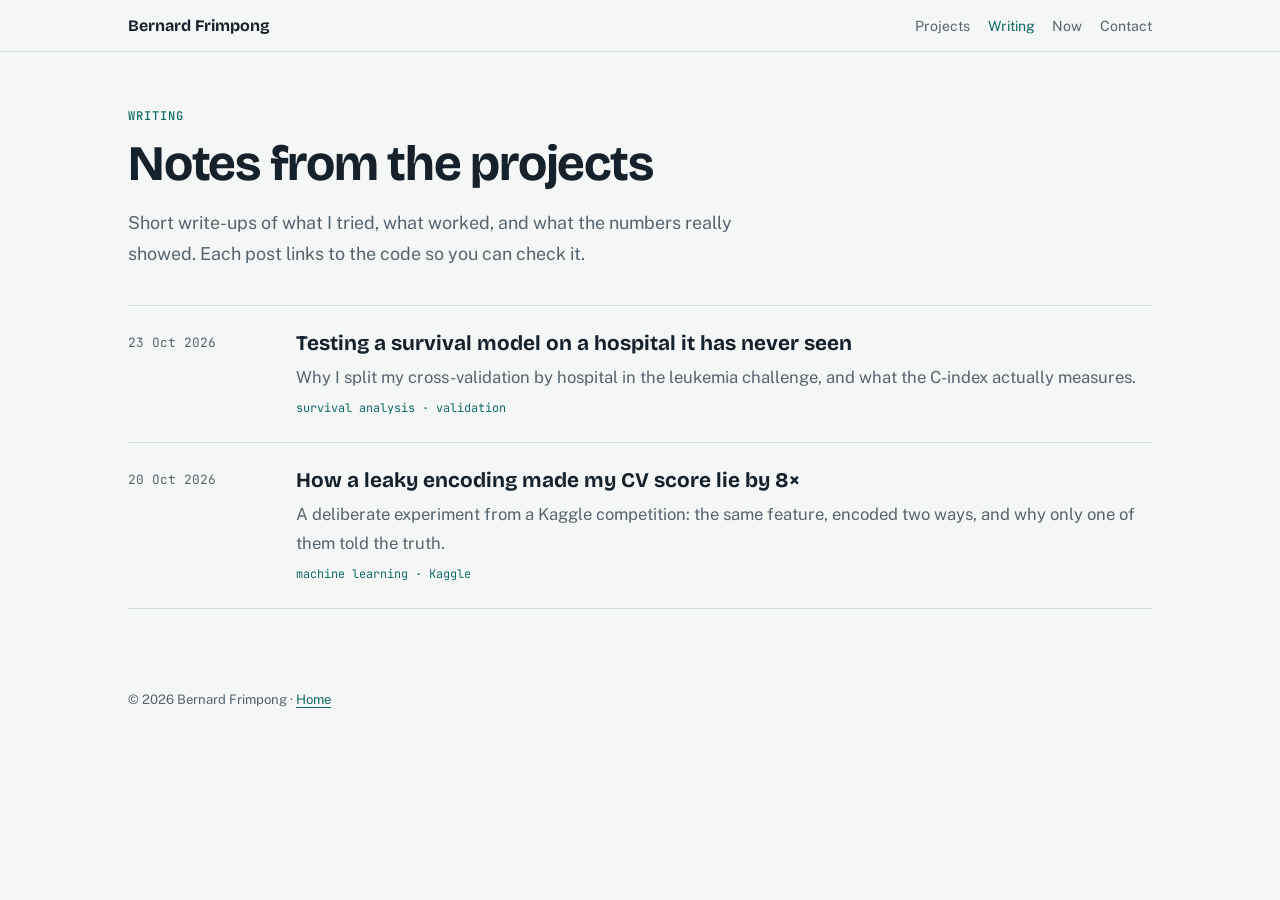
<file: blog/index.html>
<!doctype html>
<html lang="en">
<head>
<meta charset="utf-8">
<meta name="viewport" content="width=device-width, initial-scale=1, viewport-fit=cover">
<title>Writing · Bernard Frimpong</title>
<meta name="description" content="Notes by Bernard Frimpong on data analysis, model validation, survival analysis and disease forecasting.">
<link rel="stylesheet" href="https://fonts.googleapis.com/css2?family=Bricolage+Grotesque:opsz,wght@12..96,500;12..96,700&family=Public+Sans:ital,wght@0,400;0,600;1,400&family=JetBrains+Mono:wght@400;500&display=swap">
<link rel="stylesheet" href="blog.css">
</head>
<body>
<header class="top">
  <div class="wrap">
    <a class="brand" href="../index.html">Bernard Frimpong</a>
    <nav aria-label="Site"><ul>
      <li><a href="../index.html#projects">Projects</a></li>
      <li><a href="index.html" aria-current="page">Writing</a></li>
      <li><a href="../now.html">Now</a></li>
      <li><a href="../index.html#contact">Contact</a></li>
    </ul></nav>
  </div>
</header>

<main class="wrap">
  <div class="intro">
    <p class="eyebrow">Writing</p>
    <h1>Notes from the projects</h1>
    <p class="lede">Short write-ups of what I tried, what worked, and what the numbers really showed. Each post links to the code so you can check it.</p>
  </div>

  <!-- NEWEST POST GOES AT THE TOP. Copy one <li> ... </li> block to add a post. -->
  <ul class="post-list">
    <li>
      <time datetime="2026-10-23">23 Oct 2026</time>
      <div>
        <h2><a href="posts/validate-on-unseen-hospital.html">Testing a survival model on a hospital it has never seen</a></h2>
        <p>Why I split my cross-validation by hospital in the leukemia challenge, and what the C-index actually measures.</p>
        <span class="tag">survival analysis · validation</span>
      </div>
    </li>
    <li>
      <time datetime="2026-10-20">20 Oct 2026</time>
      <div>
        <h2><a href="posts/target-encoding-leakage.html">How a leaky encoding made my CV score lie by 8×</a></h2>
        <p>A deliberate experiment from a Kaggle competition: the same feature, encoded two ways, and why only one of them told the truth.</p>
        <span class="tag">machine learning · Kaggle</span>
      </div>
    </li>
  </ul>
</main>

<footer class="wrap">© 2026 Bernard Frimpong · <a href="../index.html">Home</a></footer>
</body>
</html>
</file>
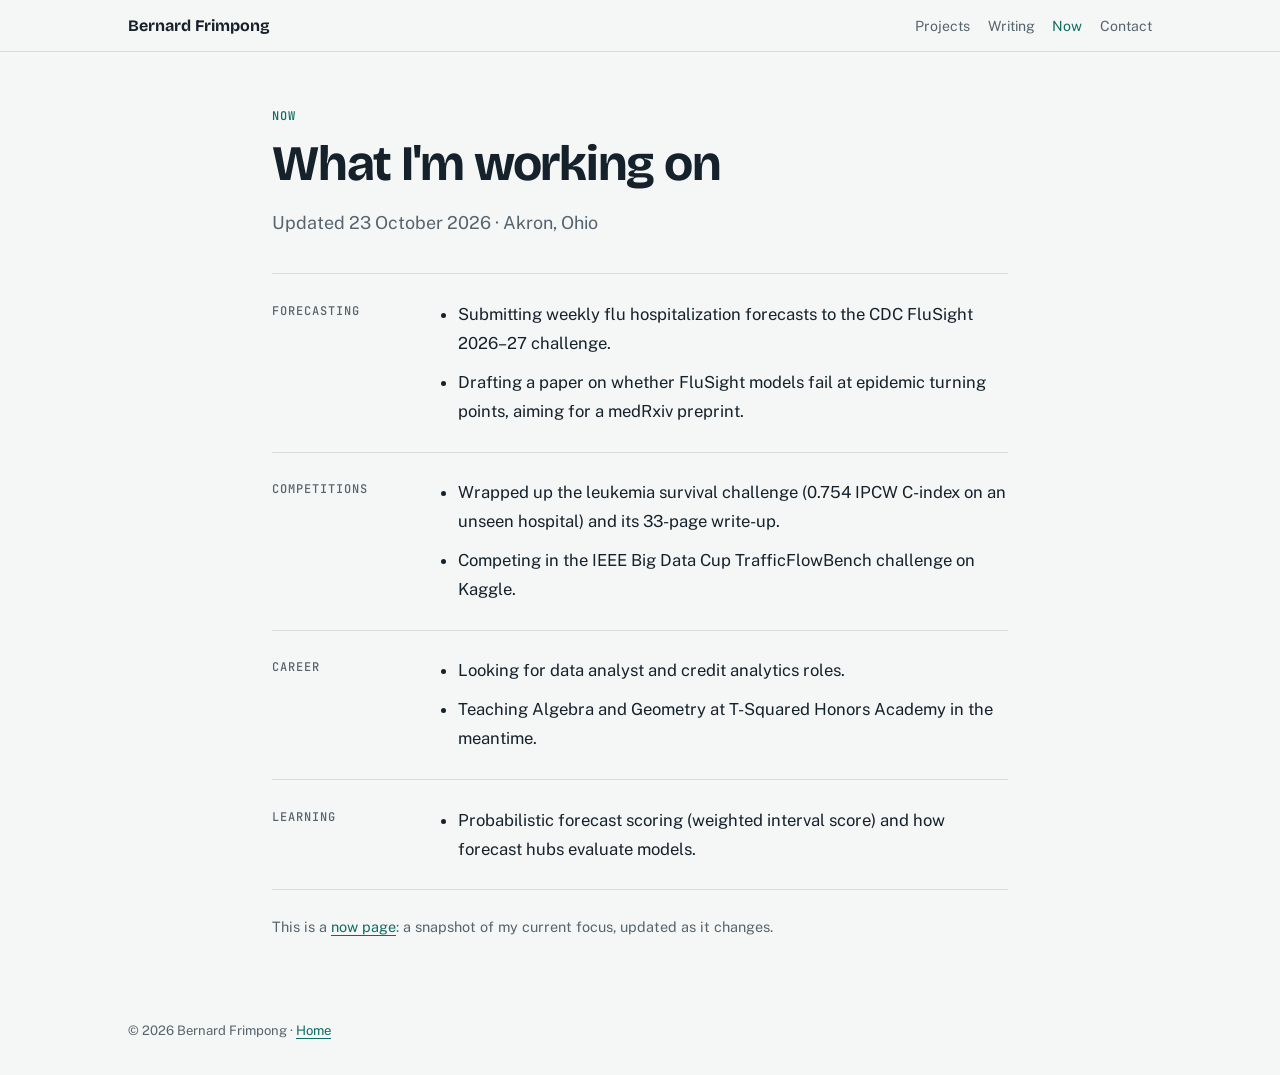
<file: now.html>
<!doctype html>
<!--
  NOW PAGE: update this whenever your focus changes (every week or two is plenty).
  1. Change the "Updated" date (both the datetime="" and the visible text).
  2. Edit the bullet points. Keep each to one or two lines.
  3. Update the one-line "Now" text in index.html to match the first item.
-->
<html lang="en">
<head>
<meta charset="utf-8">
<meta name="viewport" content="width=device-width, initial-scale=1, viewport-fit=cover">
<title>Now · Bernard Frimpong</title>
<meta name="description" content="What Bernard Frimpong is working on right now.">
<link rel="stylesheet" href="https://fonts.googleapis.com/css2?family=Bricolage+Grotesque:opsz,wght@12..96,500;12..96,700&family=Public+Sans:ital,wght@0,400;0,600;1,400&family=JetBrains+Mono:wght@400;500&display=swap">
<link rel="stylesheet" href="blog/blog.css">
<style>
  .now-group{border-top:1px solid var(--line);padding-block:1.6rem;display:grid;grid-template-columns:9rem minmax(0,1fr);gap:1.5rem}
  .now-group h2{font:500 .75rem/1.9 var(--mono);text-transform:uppercase;letter-spacing:.08em;color:var(--muted);margin:0}
  .now-group ul{margin:0;padding-left:1.1rem}
  .now-group li{margin:0 0 .6rem}
  .now-group li:last-child{margin-bottom:0}
  @media (max-width:640px){.now-group{grid-template-columns:1fr;gap:.4rem}}
</style>
</head>
<body>
<header class="top">
  <div class="wrap">
    <a class="brand" href="index.html">Bernard Frimpong</a>
    <nav aria-label="Site"><ul>
      <li><a href="index.html#projects">Projects</a></li>
      <li><a href="blog/index.html">Writing</a></li>
      <li><a href="now.html" aria-current="page">Now</a></li>
      <li><a href="index.html#contact">Contact</a></li>
    </ul></nav>
  </div>
</header>

<main class="wrap" style="max-width:48rem">
  <div class="intro">
    <p class="eyebrow">Now</p>
    <h1>What I'm working on</h1>
    <p class="lede">Updated <time datetime="2026-10-23">23 October 2026</time> · Akron, Ohio</p>
  </div>

  <section class="now-group">
    <h2>Forecasting</h2>
    <ul>
      <li>Submitting weekly flu hospitalization forecasts to the CDC FluSight 2026–27 challenge.</li>
      <li>Drafting a paper on whether FluSight models fail at epidemic turning points, aiming for a medRxiv preprint.</li>
    </ul>
  </section>

  <section class="now-group">
    <h2>Competitions</h2>
    <ul>
      <li>Wrapped up the leukemia survival challenge (0.754 IPCW C-index on an unseen hospital) and its 33-page write-up.</li>
      <li>Competing in the IEEE Big Data Cup TrafficFlowBench challenge on Kaggle.</li>
    </ul>
  </section>

  <section class="now-group">
    <h2>Career</h2>
    <ul>
      <li>Looking for data analyst and credit analytics roles.</li>
      <li>Teaching Algebra and Geometry at T-Squared Honors Academy in the meantime.</li>
    </ul>
  </section>

  <section class="now-group">
    <h2>Learning</h2>
    <ul>
      <li>Probabilistic forecast scoring (weighted interval score) and how forecast hubs evaluate models.</li>
    </ul>
  </section>

  <p style="color:var(--muted);font-size:.9rem;padding-block:1.5rem 3rem;border-top:1px solid var(--line);margin:0">This is a <a href="https://nownownow.com/about" target="_blank" rel="noopener">now page</a>: a snapshot of my current focus, updated as it changes.</p>
</main>

<footer class="wrap">© 2026 Bernard Frimpong · <a href="index.html">Home</a></footer>
</body>
</html>
</file>
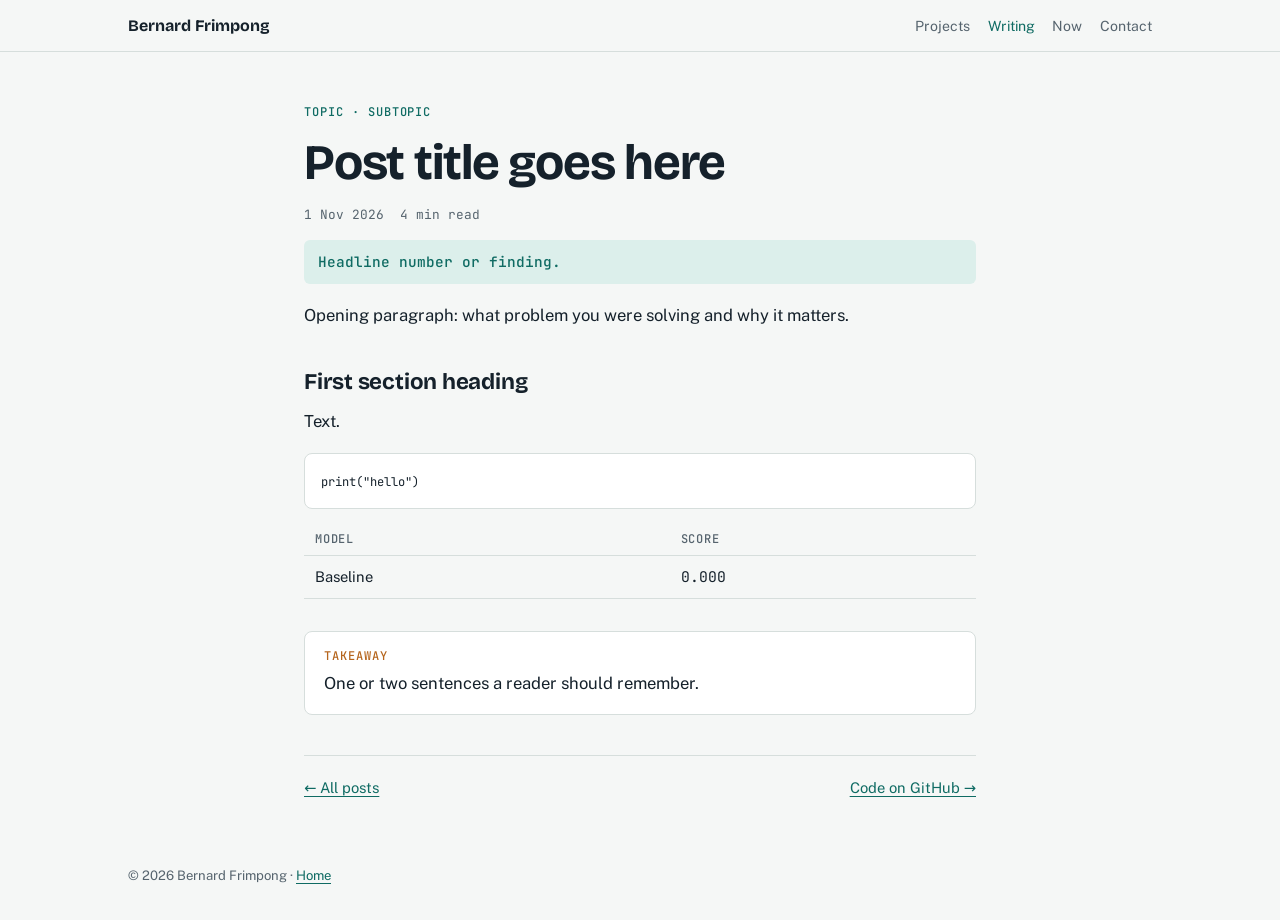
<file: blog/posts/_template.html>
<!doctype html>
<!--
  HOW TO WRITE A NEW POST
  1. Copy this file and rename it, e.g. flusight-week-1.html (lowercase, hyphens, no spaces).
  2. Change the <title>, the description, the eyebrow, the <h1>, the date and the text below.
  3. Open blog/index.html and copy one <li> ... </li> block to the TOP of the list,
     then change the date, title, link (posts/your-file-name.html) and summary.
  4. Optional: add it to the "Writing" section on the home page (index.html).
  5. git add, commit, push.
-->
<html lang="en">
<head>
<meta charset="utf-8">
<meta name="viewport" content="width=device-width, initial-scale=1, viewport-fit=cover">
<title>Post Title · Bernard Frimpong</title>
<meta name="description" content="One sentence describing the post.">
<link rel="stylesheet" href="https://fonts.googleapis.com/css2?family=Bricolage+Grotesque:opsz,wght@12..96,500;12..96,700&family=Public+Sans:ital,wght@0,400;0,600;1,400&family=JetBrains+Mono:wght@400;500&display=swap">
<link rel="stylesheet" href="../blog.css">
</head>
<body>
<header class="top">
  <div class="wrap">
    <a class="brand" href="../../index.html">Bernard Frimpong</a>
    <nav aria-label="Site"><ul>
      <li><a href="../../index.html#projects">Projects</a></li>
      <li><a href="../index.html" aria-current="page">Writing</a></li>
      <li><a href="../../now.html">Now</a></li>
      <li><a href="../../index.html#contact">Contact</a></li>
    </ul></nav>
  </div>
</header>

<main class="wrap">
<article class="post">
  <p class="eyebrow">Topic · Subtopic</p>
  <h1>Post title goes here</h1>
  <p class="post-meta"><time datetime="2026-11-01">1 Nov 2026</time><span>4 min read</span></p>

  <!-- Optional: the one headline result, shown in the green box -->
  <p class="result">Headline number or finding.</p>

  <p>Opening paragraph: what problem you were solving and why it matters.</p>

  <h2>First section heading</h2>
  <p>Text.</p>

  <!-- Code example (optional) -->
<pre><code>print("hello")</code></pre>

  <!-- Table (optional) -->
  <div class="tablewrap"><table>
    <thead><tr><th>Model</th><th>Score</th></tr></thead>
    <tbody><tr><td>Baseline</td><td class="num">0.000</td></tr></tbody>
  </table></div>

  <!-- Image (optional): put the PNG in blog/images/ -->
  <!-- <img src="../images/my-plot.png" alt="Describe what the plot shows"> -->

  <div class="takeaway">
    <strong>Takeaway</strong>
    One or two sentences a reader should remember.
  </div>

  <div class="post-foot">
    <a href="../index.html">← All posts</a>
    <a href="https://github.com/bernardfrimpong040-pixel/REPO-NAME" target="_blank" rel="noopener">Code on GitHub →</a>
  </div>
</article>
</main>
<footer class="wrap">© 2026 Bernard Frimpong · <a href="../../index.html">Home</a></footer>
</body>
</html>
</file>
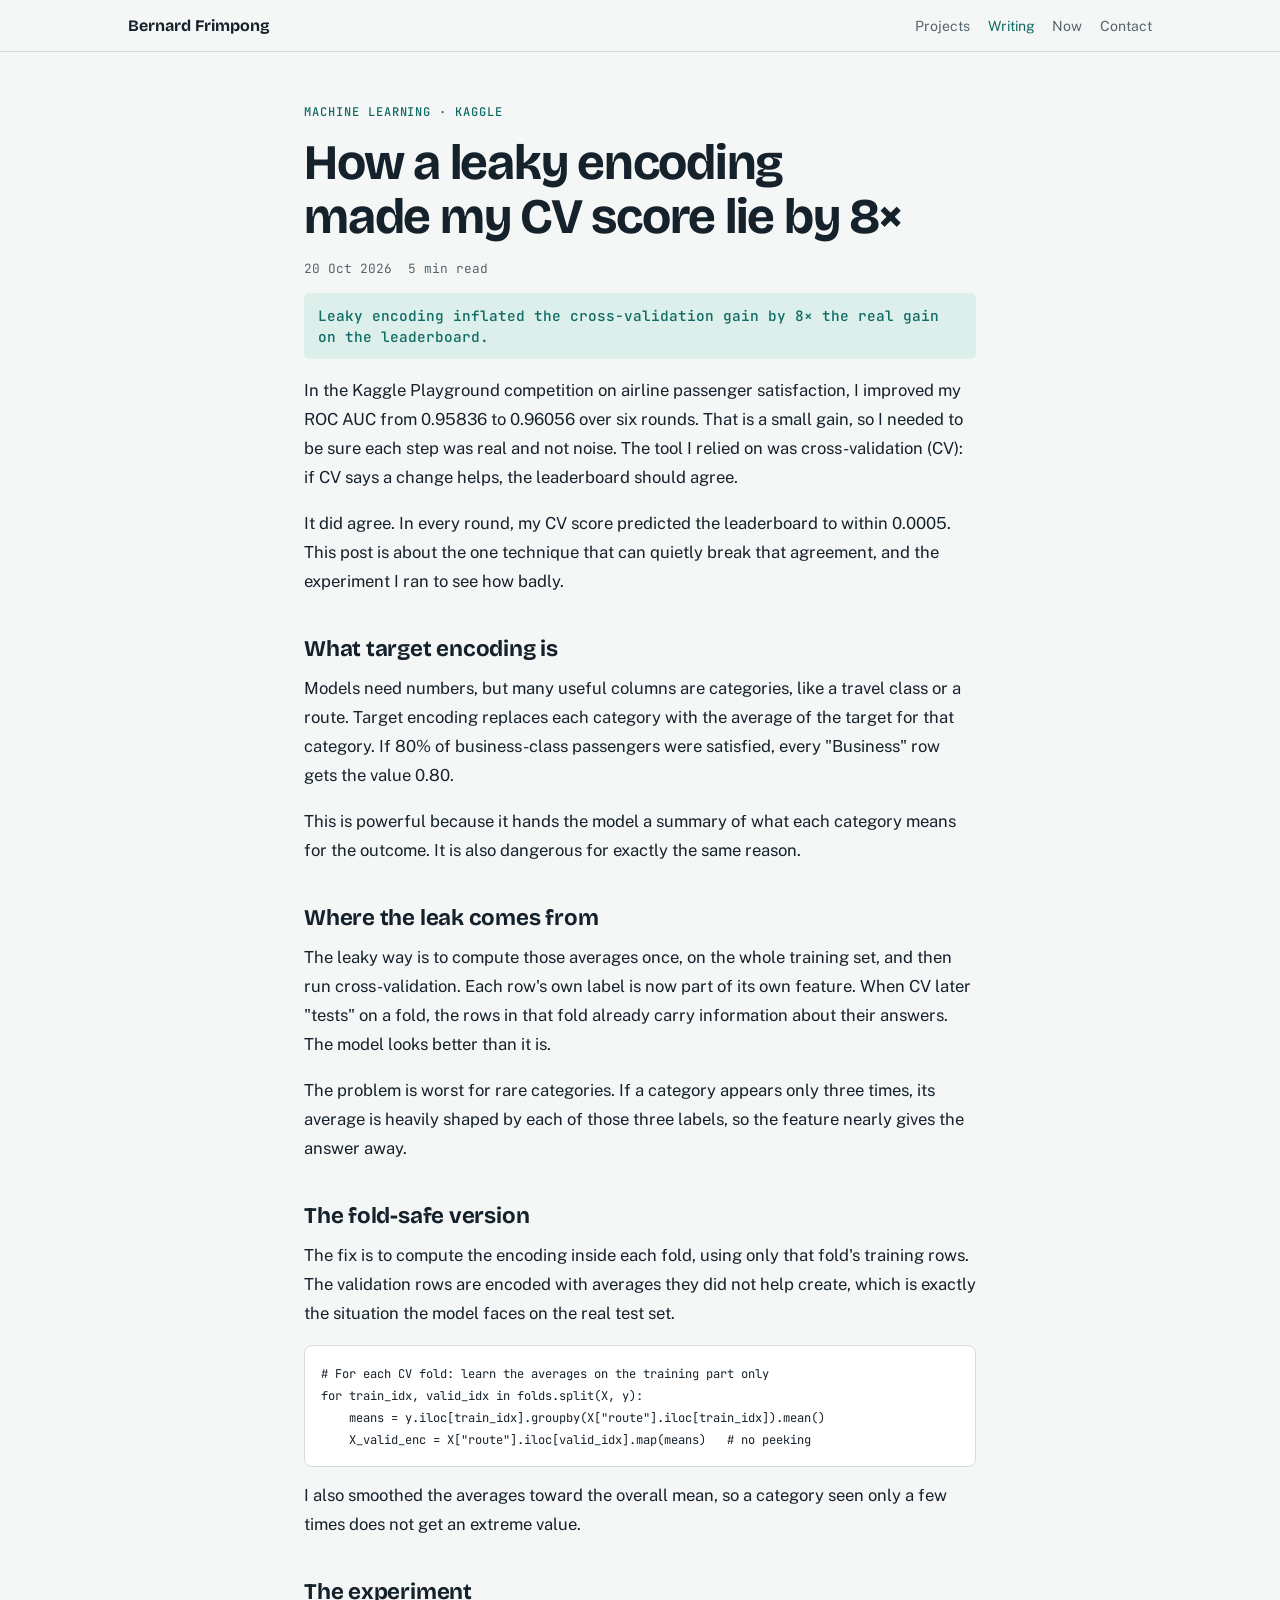
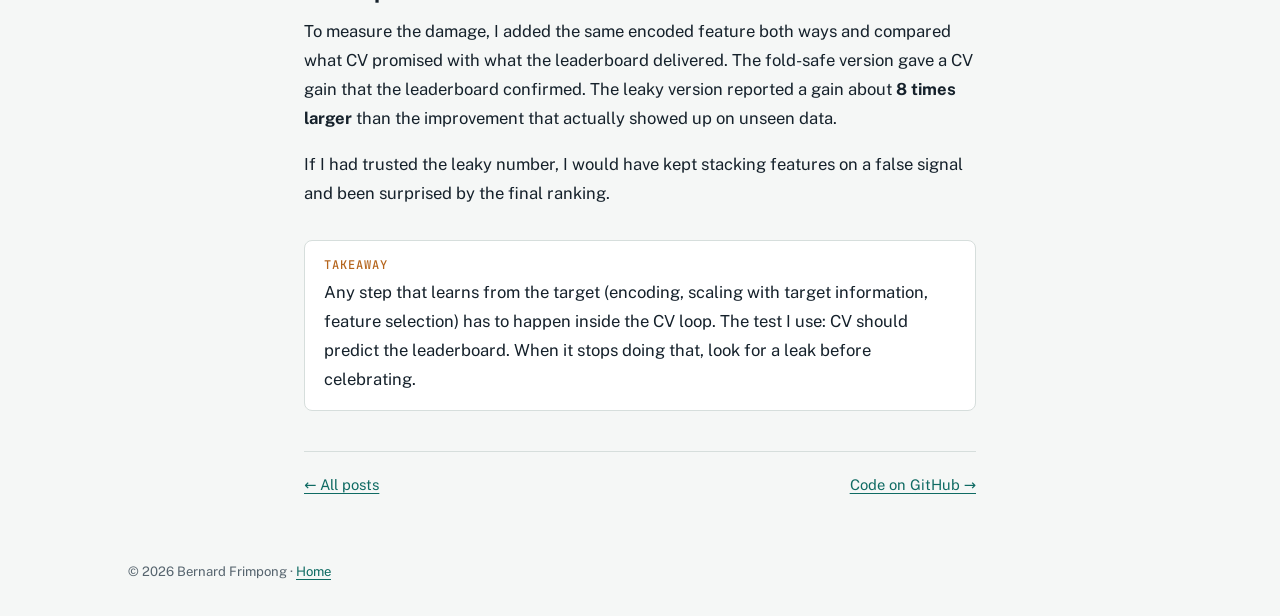
<file: blog/posts/target-encoding-leakage.html>
<!doctype html>
<html lang="en">
<head>
<meta charset="utf-8">
<meta name="viewport" content="width=device-width, initial-scale=1, viewport-fit=cover">
<title>Leaky Target Encoding · Bernard Frimpong</title>
<meta name="description" content="A deliberate experiment showing how leaky target encoding inflated cross-validation by 8 times the real gain.">
<link rel="stylesheet" href="https://fonts.googleapis.com/css2?family=Bricolage+Grotesque:opsz,wght@12..96,500;12..96,700&family=Public+Sans:ital,wght@0,400;0,600;1,400&family=JetBrains+Mono:wght@400;500&display=swap">
<link rel="stylesheet" href="../blog.css">
</head>
<body>
<header class="top">
  <div class="wrap">
    <a class="brand" href="../../index.html">Bernard Frimpong</a>
    <nav aria-label="Site"><ul>
      <li><a href="../../index.html#projects">Projects</a></li>
      <li><a href="../index.html" aria-current="page">Writing</a></li>
      <li><a href="../../now.html">Now</a></li>
      <li><a href="../../index.html#contact">Contact</a></li>
    </ul></nav>
  </div>
</header>

<main class="wrap">
<article class="post">
  <p class="eyebrow">Machine learning · Kaggle</p>
  <h1>How a leaky encoding made my CV score lie by 8×</h1>
  <p class="post-meta"><time datetime="2026-10-20">20 Oct 2026</time><span>5 min read</span></p>

  <p class="result">Leaky encoding inflated the cross-validation gain by 8× the real gain on the leaderboard.</p>

  <p>In the Kaggle Playground competition on airline passenger satisfaction, I improved my ROC AUC from 0.95836 to 0.96056 over six rounds. That is a small gain, so I needed to be sure each step was real and not noise. The tool I relied on was cross-validation (CV): if CV says a change helps, the leaderboard should agree.</p>
  <p>It did agree. In every round, my CV score predicted the leaderboard to within 0.0005. This post is about the one technique that can quietly break that agreement, and the experiment I ran to see how badly.</p>

  <h2>What target encoding is</h2>
  <p>Models need numbers, but many useful columns are categories, like a travel class or a route. Target encoding replaces each category with the average of the target for that category. If 80% of business-class passengers were satisfied, every "Business" row gets the value 0.80.</p>
  <p>This is powerful because it hands the model a summary of what each category means for the outcome. It is also dangerous for exactly the same reason.</p>

  <h2>Where the leak comes from</h2>
  <p>The leaky way is to compute those averages once, on the whole training set, and then run cross-validation. Each row's own label is now part of its own feature. When CV later "tests" on a fold, the rows in that fold already carry information about their answers. The model looks better than it is.</p>
  <p>The problem is worst for rare categories. If a category appears only three times, its average is heavily shaped by each of those three labels, so the feature nearly gives the answer away.</p>

  <h2>The fold-safe version</h2>
  <p>The fix is to compute the encoding inside each fold, using only that fold's training rows. The validation rows are encoded with averages they did not help create, which is exactly the situation the model faces on the real test set.</p>
<pre><code># For each CV fold: learn the averages on the training part only
for train_idx, valid_idx in folds.split(X, y):
    means = y.iloc[train_idx].groupby(X["route"].iloc[train_idx]).mean()
    X_valid_enc = X["route"].iloc[valid_idx].map(means)   # no peeking</code></pre>
  <p>I also smoothed the averages toward the overall mean, so a category seen only a few times does not get an extreme value.</p>

  <h2>The experiment</h2>
  <p>To measure the damage, I added the same encoded feature both ways and compared what CV promised with what the leaderboard delivered. The fold-safe version gave a CV gain that the leaderboard confirmed. The leaky version reported a gain about <strong>8 times larger</strong> than the improvement that actually showed up on unseen data.</p>
  <p>If I had trusted the leaky number, I would have kept stacking features on a false signal and been surprised by the final ranking.</p>

  <div class="takeaway">
    <strong>Takeaway</strong>
    Any step that learns from the target (encoding, scaling with target information, feature selection) has to happen inside the CV loop. The test I use: CV should predict the leaderboard. When it stops doing that, look for a leak before celebrating.
  </div>

  <div class="post-foot">
    <a href="../index.html">← All posts</a>
    <a href="https://github.com/bernardfrimpong040-pixel/kaggle-airline-satisfaction" target="_blank" rel="noopener">Code on GitHub →</a>
  </div>
</article>
</main>
<footer class="wrap">© 2026 Bernard Frimpong · <a href="../../index.html">Home</a></footer>
</body>
</html>
</file>
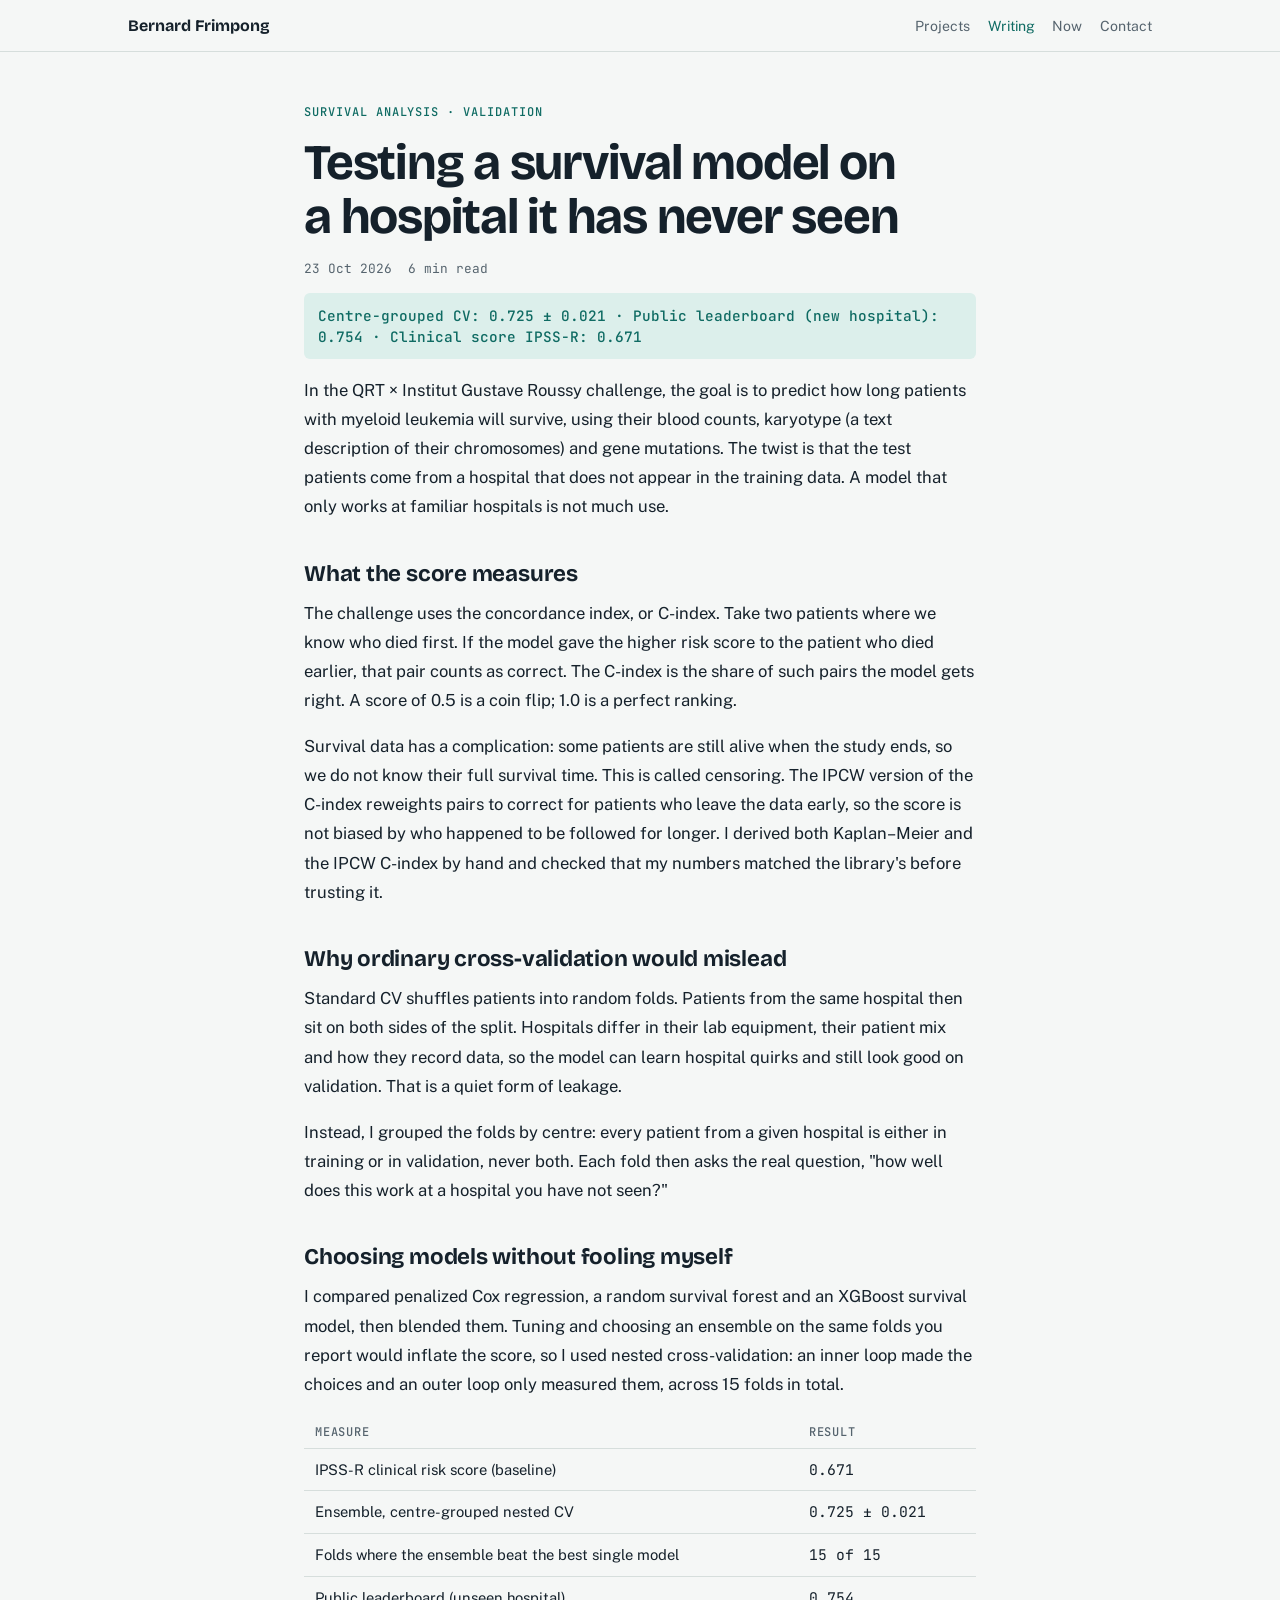
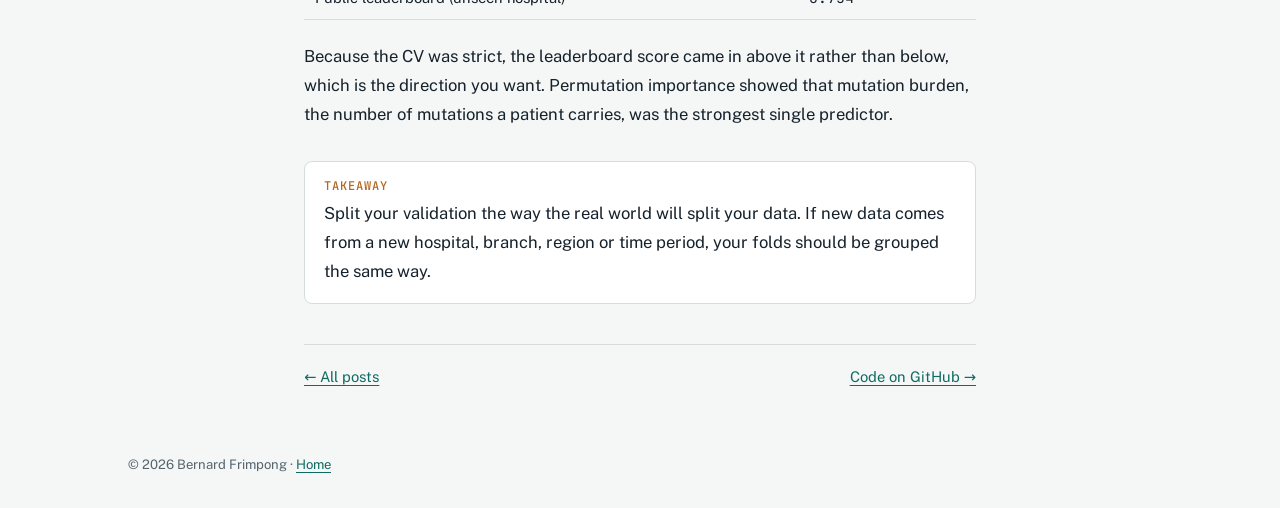
<file: blog/posts/validate-on-unseen-hospital.html>
<!doctype html>
<html lang="en">
<head>
<meta charset="utf-8">
<meta name="viewport" content="width=device-width, initial-scale=1, viewport-fit=cover">
<title>Validating on Unseen Hospitals · Bernard Frimpong</title>
<meta name="description" content="Why I grouped cross-validation by hospital in a leukemia survival challenge, and what the IPCW C-index measures.">
<link rel="stylesheet" href="https://fonts.googleapis.com/css2?family=Bricolage+Grotesque:opsz,wght@12..96,500;12..96,700&family=Public+Sans:ital,wght@0,400;0,600;1,400&family=JetBrains+Mono:wght@400;500&display=swap">
<link rel="stylesheet" href="../blog.css">
</head>
<body>
<header class="top">
  <div class="wrap">
    <a class="brand" href="../../index.html">Bernard Frimpong</a>
    <nav aria-label="Site"><ul>
      <li><a href="../../index.html#projects">Projects</a></li>
      <li><a href="../index.html" aria-current="page">Writing</a></li>
      <li><a href="../../now.html">Now</a></li>
      <li><a href="../../index.html#contact">Contact</a></li>
    </ul></nav>
  </div>
</header>

<main class="wrap">
<article class="post">
  <p class="eyebrow">Survival analysis · Validation</p>
  <h1>Testing a survival model on a hospital it has never seen</h1>
  <p class="post-meta"><time datetime="2026-10-23">23 Oct 2026</time><span>6 min read</span></p>

  <p class="result">Centre-grouped CV: 0.725 ± 0.021 · Public leaderboard (new hospital): 0.754 · Clinical score IPSS-R: 0.671</p>

  <p>In the QRT × Institut Gustave Roussy challenge, the goal is to predict how long patients with myeloid leukemia will survive, using their blood counts, karyotype (a text description of their chromosomes) and gene mutations. The twist is that the test patients come from a hospital that does not appear in the training data. A model that only works at familiar hospitals is not much use.</p>

  <h2>What the score measures</h2>
  <p>The challenge uses the concordance index, or C-index. Take two patients where we know who died first. If the model gave the higher risk score to the patient who died earlier, that pair counts as correct. The C-index is the share of such pairs the model gets right. A score of 0.5 is a coin flip; 1.0 is a perfect ranking.</p>
  <p>Survival data has a complication: some patients are still alive when the study ends, so we do not know their full survival time. This is called censoring. The IPCW version of the C-index reweights pairs to correct for patients who leave the data early, so the score is not biased by who happened to be followed for longer. I derived both Kaplan–Meier and the IPCW C-index by hand and checked that my numbers matched the library's before trusting it.</p>

  <h2>Why ordinary cross-validation would mislead</h2>
  <p>Standard CV shuffles patients into random folds. Patients from the same hospital then sit on both sides of the split. Hospitals differ in their lab equipment, their patient mix and how they record data, so the model can learn hospital quirks and still look good on validation. That is a quiet form of leakage.</p>
  <p>Instead, I grouped the folds by centre: every patient from a given hospital is either in training or in validation, never both. Each fold then asks the real question, "how well does this work at a hospital you have not seen?"</p>

  <h2>Choosing models without fooling myself</h2>
  <p>I compared penalized Cox regression, a random survival forest and an XGBoost survival model, then blended them. Tuning and choosing an ensemble on the same folds you report would inflate the score, so I used nested cross-validation: an inner loop made the choices and an outer loop only measured them, across 15 folds in total.</p>

  <div class="tablewrap"><table>
    <thead><tr><th>Measure</th><th>Result</th></tr></thead>
    <tbody>
      <tr><td>IPSS-R clinical risk score (baseline)</td><td class="num">0.671</td></tr>
      <tr><td>Ensemble, centre-grouped nested CV</td><td class="num">0.725 ± 0.021</td></tr>
      <tr><td>Folds where the ensemble beat the best single model</td><td class="num">15 of 15</td></tr>
      <tr><td>Public leaderboard (unseen hospital)</td><td class="num">0.754</td></tr>
    </tbody>
  </table></div>

  <p>Because the CV was strict, the leaderboard score came in above it rather than below, which is the direction you want. Permutation importance showed that mutation burden, the number of mutations a patient carries, was the strongest single predictor.</p>

  <div class="takeaway">
    <strong>Takeaway</strong>
    Split your validation the way the real world will split your data. If new data comes from a new hospital, branch, region or time period, your folds should be grouped the same way.
  </div>

  <div class="post-foot">
    <a href="../index.html">← All posts</a>
    <a href="https://github.com/bernardfrimpong040-pixel/aml-survival-prediction" target="_blank" rel="noopener">Code on GitHub →</a>
  </div>
</article>
</main>
<footer class="wrap">© 2026 Bernard Frimpong · <a href="../../index.html">Home</a></footer>
</body>
</html>
</file>
<file: blog/blog.css>
/* Shared styles for the blog pages. Same colours and fonts as the home page. */
:root{
  --bg:#f5f7f6; --surface:#ffffff; --ink:#15212b; --muted:#56646e; --line:#d6dedc;
  --accent:#0f6b63; --accent-soft:#dcefeb; --mark:#b5651d;
  --display:"Bricolage Grotesque", "Segoe UI", system-ui, sans-serif;
  --body:"Public Sans", "Segoe UI", system-ui, sans-serif;
  --mono:"JetBrains Mono", ui-monospace, Consolas, monospace;
}
@media (prefers-color-scheme: dark){:root:not([data-theme="light"]){
  --bg:#0f171c; --surface:#16222a; --ink:#e6eeec; --muted:#9aaab0; --line:#283841;
  --accent:#4cc2b2; --accent-soft:#173a37; --mark:#e0a060; color-scheme:dark}}
:root[data-theme="dark"]{
  --bg:#0f171c; --surface:#16222a; --ink:#e6eeec; --muted:#9aaab0; --line:#283841;
  --accent:#4cc2b2; --accent-soft:#173a37; --mark:#e0a060; color-scheme:dark}

*{box-sizing:border-box}
:root{padding-top:env(safe-area-inset-top,0px);padding-bottom:env(safe-area-inset-bottom,0px)}
body{background:var(--bg);color:var(--ink);font:400 1.04rem/1.75 var(--body);margin:0}
img{max-width:100%}
a{color:var(--accent);text-underline-offset:3px}
a:focus-visible{outline:2px solid var(--accent);outline-offset:3px;border-radius:3px}
.wrap{max-width:66rem;margin:0 auto;padding-left:max(16px, env(safe-area-inset-left, 0px));padding-right:max(16px, env(safe-area-inset-right, 0px))}

header.top{border-bottom:1px solid var(--line)}
header.top .wrap{display:flex;align-items:center;justify-content:space-between;gap:1rem;padding-block:.7rem}
.brand{font:700 1rem var(--display);color:var(--ink);text-decoration:none}
nav ul{display:flex;gap:1.1rem;list-style:none;margin:0;padding:0;flex-wrap:wrap}
nav a{color:var(--muted);text-decoration:none;font-size:.88rem}
nav a:hover,nav a[aria-current]{color:var(--accent)}

.eyebrow{font:500 .75rem var(--mono);letter-spacing:.08em;text-transform:uppercase;color:var(--accent);margin:0 0 .8rem}
h1{font:700 clamp(2rem,5vw,3.1rem)/1.08 var(--display);letter-spacing:-.025em;margin:0 0 1rem;text-wrap:balance}
.lede{font-size:1.12rem;color:var(--muted);margin:0}

/* blog index */
.intro{padding-block:3.5rem 2.2rem;max-width:42rem}
.post-list{list-style:none;margin:0;padding:0 0 3rem;border-top:1px solid var(--line)}
.post-list li{display:grid;grid-template-columns:9rem minmax(0,1fr);gap:1.5rem;padding-block:1.6rem;border-bottom:1px solid var(--line)}
.post-list time{font:400 .8rem/1.9 var(--mono);color:var(--muted)}
.post-list h2{font:700 1.3rem/1.25 var(--display);margin:0 0 .35rem;text-wrap:balance}
.post-list h2 a{color:var(--ink);text-decoration:none}
.post-list h2 a:hover{color:var(--accent)}
.post-list p{margin:0;color:var(--muted)}
.post-list .tag{font:400 .74rem var(--mono);color:var(--accent);margin-top:.5rem;display:block}
@media (max-width:640px){.post-list li{grid-template-columns:1fr;gap:.2rem}}

/* single post */
article.post{max-width:42rem;margin:0 auto;padding-block:3.2rem 2rem}
.post-meta{font:400 .8rem var(--mono);color:var(--muted);margin:0 0 2.2rem;display:flex;flex-wrap:wrap;gap:.3rem 1rem}
article.post h2{font:700 1.4rem/1.25 var(--display);margin:2.4rem 0 .7rem;letter-spacing:-.01em}
article.post p,article.post li{margin:0 0 1.05rem}
article.post ul,article.post ol{padding-left:1.2rem;margin:0 0 1.1rem}
code{font:400 .88em var(--mono);background:var(--accent-soft);padding:.1em .35em;border-radius:4px}
pre{background:var(--surface);border:1px solid var(--line);border-radius:8px;padding:1rem;overflow-x:auto;font:400 .86rem/1.6 var(--mono)}
pre code{background:none;padding:0}
.result{font:500 .9rem/1.5 var(--mono);color:var(--accent);background:var(--accent-soft);padding:.7rem .9rem;border-radius:6px;margin:0 0 1.4rem}
.takeaway{border:1px solid var(--line);background:var(--surface);border-radius:8px;padding:1rem 1.2rem;margin:2rem 0}
.takeaway strong{display:block;font:500 .75rem var(--mono);letter-spacing:.08em;text-transform:uppercase;color:var(--mark);margin-bottom:.3rem}
.post-foot{border-top:1px solid var(--line);margin-top:2.5rem;padding-top:1.2rem;display:flex;flex-wrap:wrap;justify-content:space-between;gap:.8rem;font-size:.92rem}
.tablewrap{overflow-x:auto;margin:0 0 1.4rem}
table{border-collapse:collapse;width:100%;font-size:.92rem}
th,td{text-align:left;padding:.5rem .7rem;border-bottom:1px solid var(--line)}
th{font:500 .75rem var(--mono);text-transform:uppercase;letter-spacing:.06em;color:var(--muted)}
td.num{font-family:var(--mono);font-variant-numeric:tabular-nums}
footer{padding-block:2rem;color:var(--muted);font-size:.82rem}
</file>
